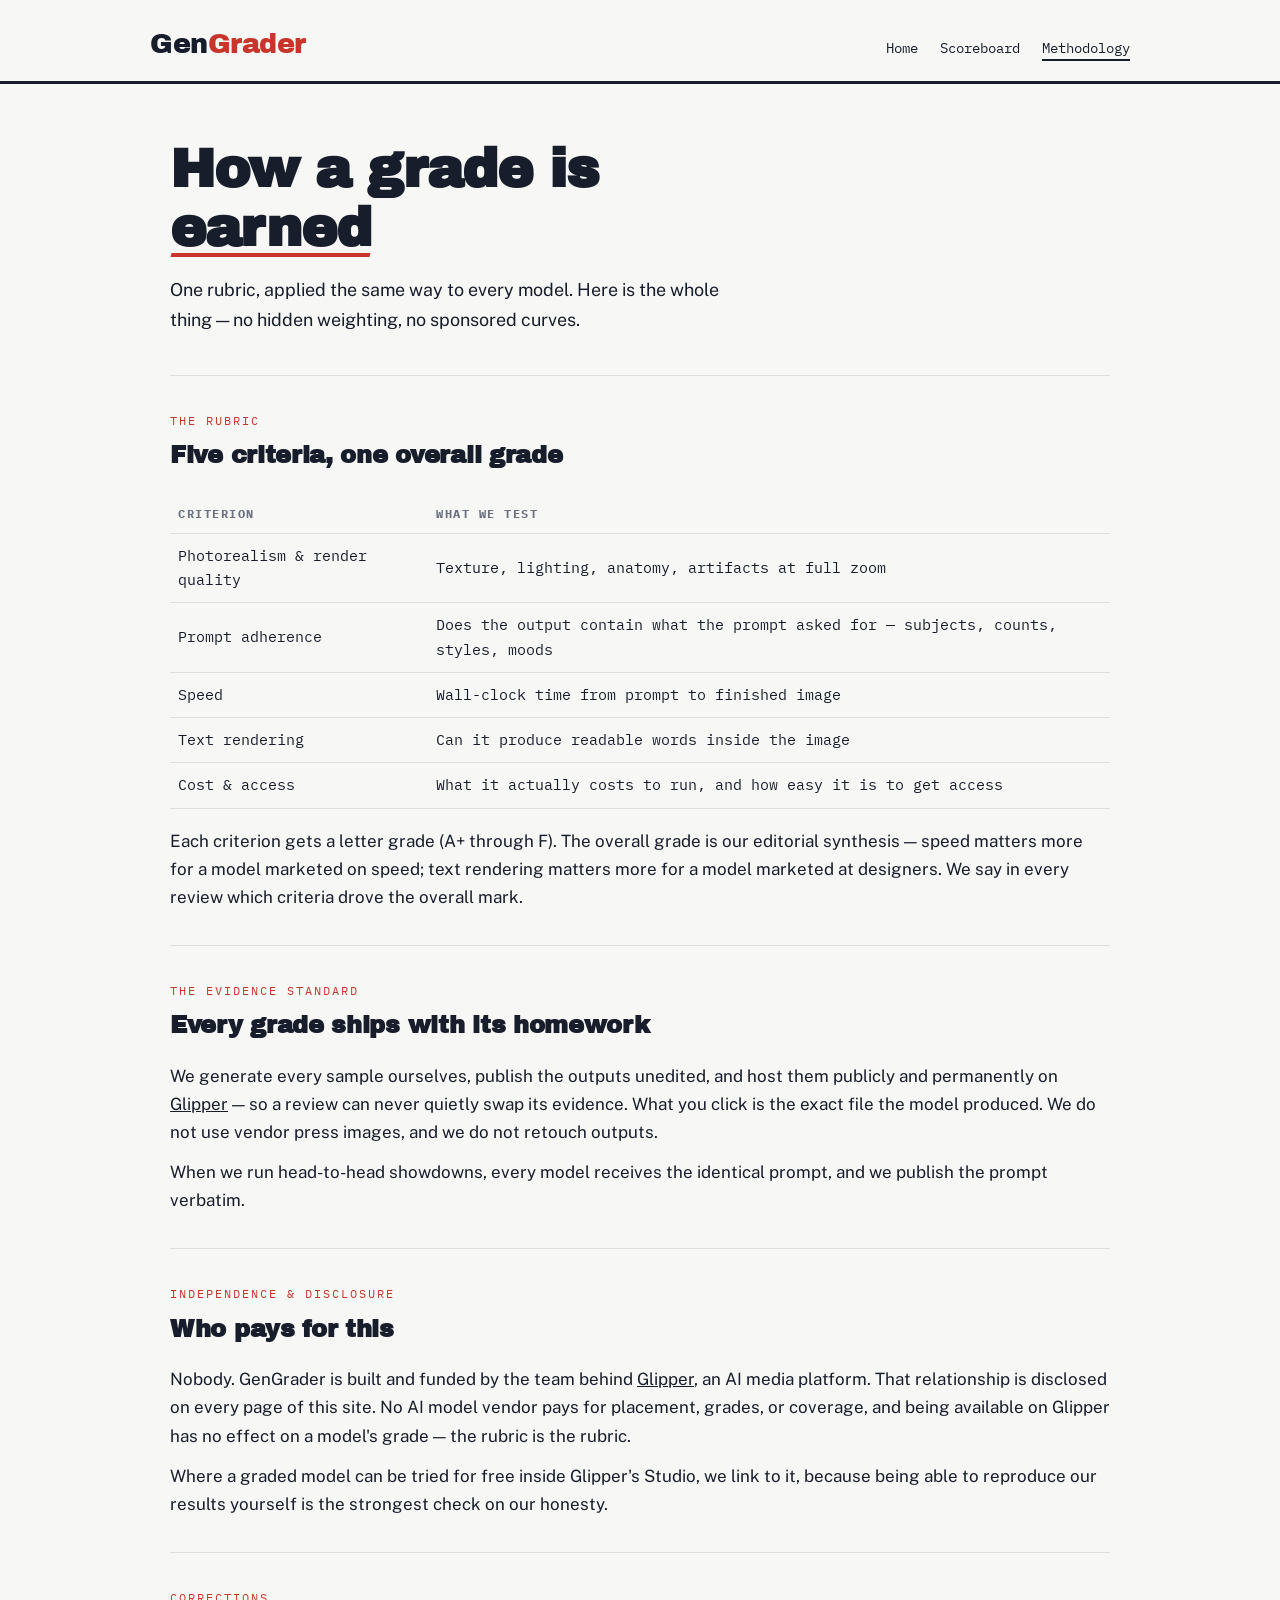
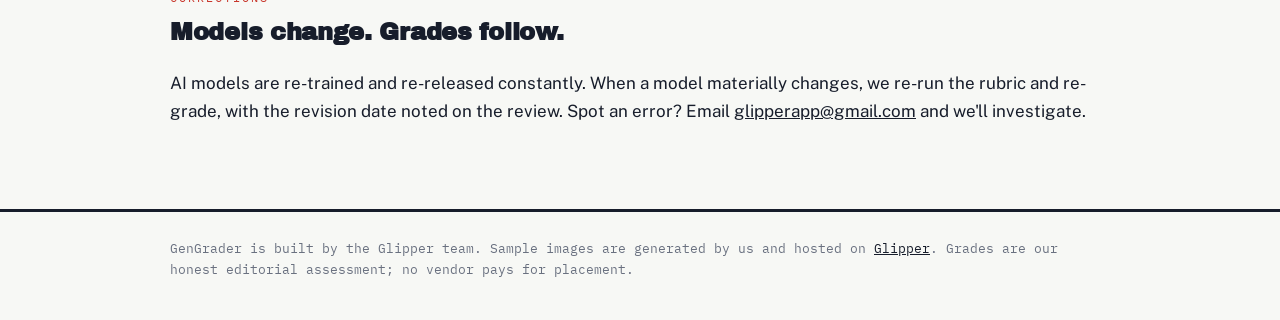
<file: methodology.html>
<!DOCTYPE html>
<html lang="en">
<head>
<meta charset="utf-8">
<meta name="viewport" content="width=device-width, initial-scale=1">
<title>How GenGrader grades AI image models — Methodology</title>
<meta name="description" content="GenGrader's grading rubric for AI image generators: five criteria, published prompts, unedited public outputs, and clear letter grades. Read exactly how every grade is earned.">
<link rel="preconnect" href="https://fonts.googleapis.com">
<link href="https://fonts.googleapis.com/css2?family=Archivo+Black&family=IBM+Plex+Mono:wght@400;700&family=Public+Sans:wght@400;600&display=swap" rel="stylesheet">
<link rel="stylesheet" href="styles.css">
</head>
<body>

<header>
  <div class="sheet masthead">
    <a class="wordmark" href="index.html">Gen<span class="grader">Grader</span></a>
    <nav aria-label="Main">
      <a href="index.html">Home</a>
      <a href="models/index.html">Scoreboard</a>
      <a href="methodology.html" aria-current="page">Methodology</a>
    </nav>
  </div>
</header>

<main class="sheet">

  <div class="hero">
    <div>
      <h1>How a grade is <span class="penline">earned</span></h1>
      <p class="lede">One rubric, applied the same way to every model. Here is the whole thing — no hidden weighting, no sponsored curves.</p>
    </div>
  </div>

  <hr class="rulebar">

  <section>
    <span class="eyebrow">The rubric</span>
    <h2>Five criteria, one overall grade</h2>
    <table class="scorecard">
      <thead><tr><th>Criterion</th><th>What we test</th></tr></thead>
      <tbody>
        <tr><td>Photorealism &amp; render quality</td><td>Texture, lighting, anatomy, artifacts at full zoom</td></tr>
        <tr><td>Prompt adherence</td><td>Does the output contain what the prompt asked for — subjects, counts, styles, moods</td></tr>
        <tr><td>Speed</td><td>Wall-clock time from prompt to finished image</td></tr>
        <tr><td>Text rendering</td><td>Can it produce readable words inside the image</td></tr>
        <tr><td>Cost &amp; access</td><td>What it actually costs to run, and how easy it is to get access</td></tr>
      </tbody>
    </table>
    <p>Each criterion gets a letter grade (A+ through F). The overall grade is our editorial synthesis — speed matters more for a model marketed on speed; text rendering matters more for a model marketed at designers. We say in every review which criteria drove the overall mark.</p>
  </section>

  <hr class="rulebar">

  <section>
    <span class="eyebrow">The evidence standard</span>
    <h2>Every grade ships with its homework</h2>
    <p>We generate every sample ourselves, publish the outputs unedited, and host them publicly and permanently on <a href="https://glipper.lovable.app">Glipper</a> — so a review can never quietly swap its evidence. What you click is the exact file the model produced. We do not use vendor press images, and we do not retouch outputs.</p>
    <p>When we run head-to-head showdowns, every model receives the identical prompt, and we publish the prompt verbatim.</p>
  </section>

  <hr class="rulebar">

  <section>
    <span class="eyebrow">Independence &amp; disclosure</span>
    <h2>Who pays for this</h2>
    <p>Nobody. GenGrader is built and funded by the team behind <a href="https://glipper.lovable.app">Glipper</a>, an AI media platform. That relationship is disclosed on every page of this site. No AI model vendor pays for placement, grades, or coverage, and being available on Glipper has no effect on a model's grade — the rubric is the rubric.</p>
    <p>Where a graded model can be tried for free inside Glipper's Studio, we link to it, because being able to reproduce our results yourself is the strongest check on our honesty.</p>
  </section>

  <hr class="rulebar">

  <section>
    <span class="eyebrow">Corrections</span>
    <h2>Models change. Grades follow.</h2>
    <p>AI models are re-trained and re-released constantly. When a model materially changes, we re-run the rubric and re-grade, with the revision date noted on the review. Spot an error? Email <a href="mailto:glipperapp@gmail.com">glipperapp@gmail.com</a> and we'll investigate.</p>
  </section>

</main>

<footer>
  <div class="sheet">
    <p class="disclosure">GenGrader is built by the Glipper team. Sample images are generated by us and hosted on <a href="https://glipper.lovable.app">Glipper</a>. Grades are our honest editorial assessment; no vendor pays for placement.</p>
  </div>
</footer>

</body>
</html>
</file>
<file: styles.css>
/* GenGrader — the grading lab.
   Tokens: lab-paper #F7F8F5 · ink #171D2B · red pen #C8362B · highlighter #FFD84D · graphite #6A7180 · rule #DDE1DA
   Type: Archivo Black (display) · Public Sans (body) · IBM Plex Mono (grades/data) */

:root {
  --paper: #F7F8F5;
  --ink: #171D2B;
  --pen: #C8362B;
  --highlight: #FFD84D;
  --graphite: #6A7180;
  --rule: #DDE1DA;
  --card: #FFFFFF;
}

* { box-sizing: border-box; margin: 0; padding: 0; }

html { scroll-behavior: smooth; }
@media (prefers-reduced-motion: reduce) { html { scroll-behavior: auto; } }

body {
  background: var(--paper);
  color: var(--ink);
  font-family: "Public Sans", system-ui, sans-serif;
  font-size: 17px;
  line-height: 1.65;
}

.sheet { max-width: 980px; margin: 0 auto; padding: 0 20px; }

/* ---- Header ---- */
header {
  border-bottom: 3px solid var(--ink);
  background: var(--paper);
}
.masthead {
  display: flex; align-items: baseline; justify-content: space-between;
  flex-wrap: wrap; gap: 8px; padding: 22px 0 14px;
}
.wordmark {
  font-family: "Archivo Black", sans-serif;
  font-size: 1.7rem; letter-spacing: -0.5px; text-decoration: none; color: var(--ink);
}
.wordmark .grader { color: var(--pen); }
nav a {
  font-family: "IBM Plex Mono", monospace; font-size: 0.85rem;
  color: var(--ink); text-decoration: none; margin-left: 18px;
  border-bottom: 2px solid transparent; padding-bottom: 2px;
}
nav a:hover, nav a:focus-visible { border-bottom-color: var(--pen); }
nav a[aria-current="page"] { border-bottom-color: var(--ink); }

/* ---- The signature: rubber-stamp grade ---- */
.stamp {
  display: inline-flex; align-items: center; justify-content: center;
  font-family: "IBM Plex Mono", monospace; font-weight: 700;
  color: var(--pen);
  border: 3px double var(--pen); border-radius: 8px;
  transform: rotate(-6deg);
  padding: 0.1em 0.35em; line-height: 1;
  letter-spacing: 1px;
  user-select: none;
}
.stamp-xl { font-size: 4.2rem; padding: 0.15em 0.3em; }
.stamp-md { font-size: 1.6rem; }
.stamp-sm { font-size: 1.05rem; transform: rotate(-4deg); }
.stamp-pending { color: var(--graphite); border-color: var(--graphite); }

/* red-pen underline for key phrases */
.penline {
  background-image: linear-gradient(104deg, transparent 0.5%, var(--pen) 1%, var(--pen) 99%, transparent 99.5%);
  background-repeat: no-repeat; background-size: 100% 4px; background-position: 0 96%;
  padding-bottom: 3px;
}
.hl { background: var(--highlight); padding: 0 4px; }

/* ---- Hero ---- */
.hero { padding: 56px 0 40px; display: flex; gap: 34px; align-items: center; flex-wrap: wrap; }
.hero h1 {
  font-family: "Archivo Black", sans-serif;
  font-size: clamp(2rem, 6vw, 3.4rem);
  line-height: 1.08; letter-spacing: -1px; max-width: 620px;
}
.hero p.lede { margin-top: 18px; font-size: 1.12rem; max-width: 560px; color: var(--ink); }
.hero .stampwrap { flex: 0 0 auto; }

/* ---- Sections ---- */
section { padding: 34px 0; }
.rulebar { border: 0; border-top: 1px solid var(--rule); }
h2 {
  font-family: "Archivo Black", sans-serif; font-size: 1.5rem;
  letter-spacing: -0.3px; margin-bottom: 16px;
}
h3 { font-size: 1.05rem; margin: 22px 0 8px; }
.eyebrow {
  font-family: "IBM Plex Mono", monospace; font-size: 0.78rem;
  text-transform: uppercase; letter-spacing: 2px; color: var(--pen); display: block; margin-bottom: 6px;
}
p + p { margin-top: 12px; }
a { color: var(--ink); }
a:focus-visible { outline: 2px solid var(--pen); outline-offset: 2px; }

/* ---- Model cards (scoreboard) ---- */
.board { display: grid; grid-template-columns: repeat(auto-fill, minmax(280px, 1fr)); gap: 18px; }
.model-card {
  background: var(--card); border: 1.5px solid var(--ink); border-radius: 10px;
  padding: 22px; position: relative; display: block; text-decoration: none; color: var(--ink);
  transition: transform 120ms ease;
}
.model-card:hover { transform: translateY(-2px); }
.model-card .who { font-family: "IBM Plex Mono", monospace; font-size: 0.75rem; color: var(--graphite); }
.model-card h3 { margin: 4px 0 10px; font-family: "Archivo Black", sans-serif; font-size: 1.2rem; }
.model-card .stamp { position: absolute; top: 14px; right: 14px; }
.model-card .verdict { font-size: 0.95rem; }

/* ---- Scorecard table ---- */
.scorecard {
  width: 100%; border-collapse: collapse; margin: 18px 0;
  font-family: "IBM Plex Mono", monospace; font-size: 0.92rem;
}
.scorecard th, .scorecard td { text-align: left; padding: 10px 8px; border-bottom: 1px solid var(--rule); }
.scorecard th { font-size: 0.72rem; text-transform: uppercase; letter-spacing: 1.5px; color: var(--graphite); }
.scorecard td.grade { font-weight: 700; color: var(--pen); font-size: 1.05rem; }

/* ---- Contact-sheet gallery ---- */
.contact-sheet {
  display: grid; grid-template-columns: repeat(auto-fill, minmax(160px, 1fr));
  gap: 10px; margin-top: 16px;
}
.contact-sheet a { display: block; text-decoration: none; color: var(--ink); }
.contact-sheet img {
  width: 100%; aspect-ratio: 1; object-fit: cover; display: block;
  border: 1.5px solid var(--ink); border-radius: 6px; background: var(--rule);
}
.contact-sheet figcaption {
  font-family: "IBM Plex Mono", monospace; font-size: 0.72rem;
  color: var(--graphite); padding-top: 4px;
}
.sheet-note { font-family: "IBM Plex Mono", monospace; font-size: 0.78rem; color: var(--graphite); margin-top: 10px; }

/* ---- CTA ---- */
.cta {
  display: inline-block; background: var(--ink); color: var(--paper);
  font-family: "IBM Plex Mono", monospace; font-size: 0.95rem;
  text-decoration: none; padding: 13px 22px; border-radius: 8px; margin-top: 18px;
}
.cta:hover { background: var(--pen); }
.cta-row { margin-top: 8px; }

/* ---- Footer ---- */
footer {
  border-top: 3px solid var(--ink); margin-top: 50px; padding: 26px 0 40px;
  font-size: 0.88rem; color: var(--graphite);
}
footer .disclosure { font-family: "IBM Plex Mono", monospace; font-size: 0.8rem; }
footer a { color: var(--ink); }

@media (max-width: 640px) {
  .hero { padding: 36px 0 24px; gap: 20px; }
  .stamp-xl { font-size: 3rem; }
  nav a { margin-left: 12px; font-size: 0.8rem; }
}
</file>
